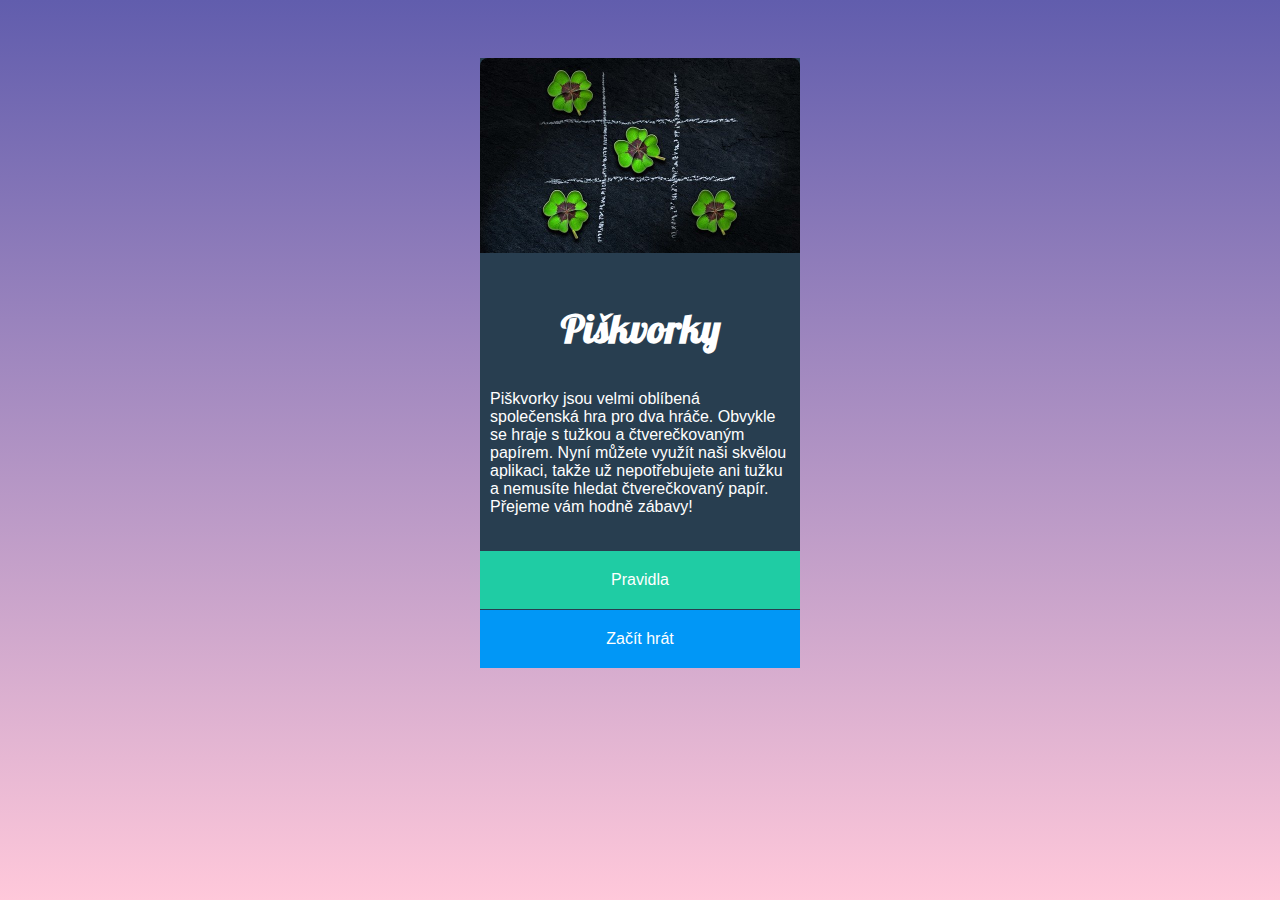
<file: index.html>
<!DOCTYPE html>
<html lang="en">
<head>
    <meta charset="UTF-8" />
    <meta http-equiv="X-UA-Compatible" content="IE=edge" />
    <meta name="viewport" content="width=device-width, initial-scale=1.0" />
    <title>Piškvorky</title>
    <link href="styly.css" rel="stylesheet" />
    <link rel="preconnect" href="https://fonts.googleapis.com" />
    <link rel="preconnect" href="https://fonts.gstatic.com" crossorigin />
    <link
      href="https://fonts.googleapis.com/css2?family=Lobster&display=swap"
      rel="stylesheet"
    />
</head>
  <body>
    <div class="section">
      <div class="uvodni obrazek">
        <img id="uvod" src="uvodni.jpeg" alt="Uvodni obrazek" />
      </div>

      <div class="section">
        <h1>Piškvorky</h1>

        <p>
          Piškvorky jsou velmi oblíbená společenská hra pro dva hráče. Obvykle
          se hraje s tužkou a čtverečkovaným papírem. Nyní můžete využít naši
          skvělou aplikaci, takže už nepotřebujete ani tužku a nemusíte hledat
          čtverečkovaný papír. Přejeme vám hodně zábavy!
        </p>
      </div>

      <div class="buttons">
        <a class="button1" href="pravidla.html">Pravidla</a>
      <a class="button2" href="hra.html">Začít hrát</a>
    </div>
  </body>
</html>
</file>
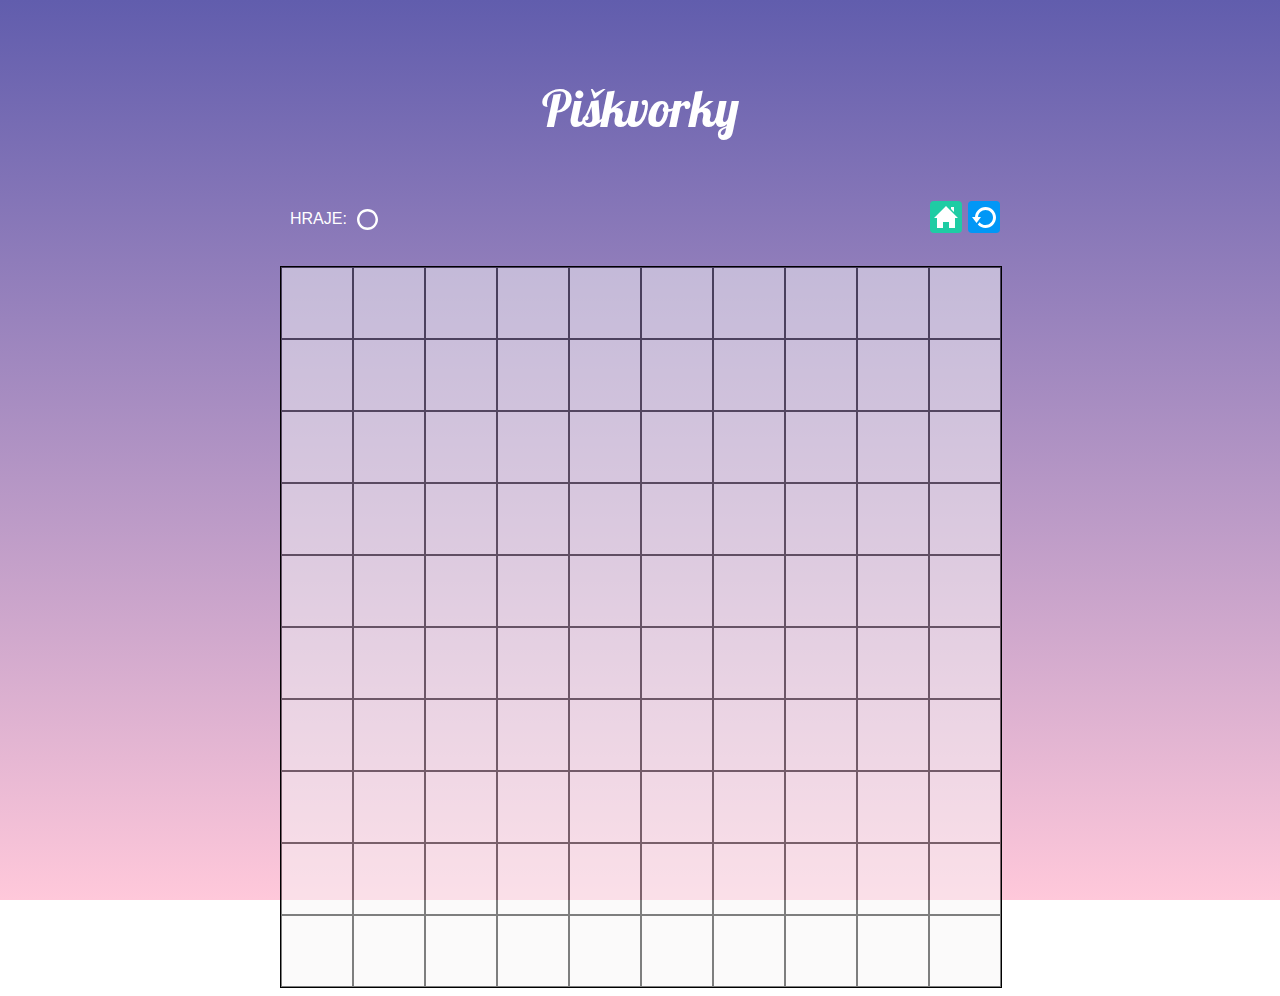
<file: hra.html>
<!DOCTYPE html>
<html lang="en">
<head>
    <meta charset="UTF-8" />
    <meta http-equiv="X-UA-Compatible" content="IE=edge" />
    <meta name="viewport" content="width=device-width, initial-scale=1.0" />
    <title>Hra</title>
    <script src="index.js" defer></script>
    <link href="styly.css" rel="stylesheet" />
    <link rel="preconnect" href="https://fonts.googleapis.com" />
    <link rel="preconnect" href="https://fonts.gstatic.com" crossorigin />
    <link
      href="https://fonts.googleapis.com/css2?family=Lobster&display=swap"
      rel="stylesheet"
    />
  <body>
   <div class="game">
      <h1>Piškvorky</h1>
      
<div class="game__info">
<div class="game__status">
  <p id="player">HRAJE:<img 
    id="turn" class="info__icons" src="circle.svg" alt="circle"/>
  </p>
</div>
<div class="game__buttons"><a href="index.html"><img 
     class="button buttons__home" id="home" src="home.svg" alt="Domů"/></a><a href="hra.html"><img 
     class="button buttons__play" id="restart" src="restart.svg" alt="Znovu"/></a>
</div>
</div>

      <div class="game__field">
        <button game__field--btn></button>
        <button game__field--btn></button>
        <button game__field--btn></button>
        <button game__field--btn></button>
        <button game__field--btn></button>
        <button game__field--btn></button>
        <button game__field--btn></button>
        <button game__field--btn></button>
        <button game__field--btn></button>
        <button game__field--btn></button>
        <button game__field--btn></button>
        <button game__field--btn></button>
        <button game__field--btn></button>
        <button game__field--btn></button>
        <button game__field--btn></button>
        <button game__field--btn></button>
        <button game__field--btn></button>
        <button game__field--btn></button>
        <button game__field--btn></button>
        <button game__field--btn></button>
        <button game__field--btn></button>
        <button game__field--btn></button>
        <button game__field--btn></button>
        <button game__field--btn></button>
        <button game__field--btn></button>
        <button game__field--btn></button>
        <button game__field--btn></button>
        <button game__field--btn></button>
        <button game__field--btn></button>
        <button game__field--btn></button>
        <button game__field--btn></button>
        <button game__field--btn></button>
        <button game__field--btn></button>
        <button game__field--btn></button>
        <button game__field--btn></button>
        <button game__field--btn></button>
        <button game__field--btn></button>
        <button game__field--btn></button>
        <button game__field--btn></button>
        <button game__field--btn></button>
        <button game__field--btn></button>
        <button game__field--btn></button>
        <button game__field--btn></button>
        <button game__field--btn></button>
        <button game__field--btn></button>
        <button game__field--btn></button>
        <button game__field--btn></button>
        <button game__field--btn></button>
        <button game__field--btn></button>
        <button game__field--btn></button>
        <button game__field--btn></button>
        <button game__field--btn></button>
        <button game__field--btn></button>
        <button game__field--btn></button>
        <button game__field--btn></button>
        <button game__field--btn></button>
        <button game__field--btn></button>
        <button game__field--btn></button>
        <button game__field--btn></button>
        <button game__field--btn></button>
        <button game__field--btn></button>
        <button game__field--btn></button>
        <button game__field--btn></button>
        <button game__field--btn></button>
        <button game__field--btn></button>
        <button game__field--btn></button>
        <button game__field--btn></button>
        <button game__field--btn></button>
        <button game__field--btn></button>
        <button game__field--btn></button>
        <button game__field--btn></button>
        <button game__field--btn></button>
        <button game__field--btn></button>
        <button game__field--btn></button>
        <button game__field--btn></button>
        <button game__field--btn></button>
        <button game__field--btn></button>
        <button game__field--btn></button>
        <button game__field--btn></button>
        <button game__field--btn></button>
        <button game__field--btn></button>
        <button game__field--btn></button>
        <button game__field--btn></button>
        <button game__field--btn></button>
        <button game__field--btn></button>
        <button game__field--btn></button>
        <button game__field--btn></button>
        <button game__field--btn></button>
        <button game__field--btn></button>
        <button game__field--btn></button>
        <button game__field--btn></button>
        <button game__field--btn></button>
        <button game__field--btn></button>
        <button game__field--btn></button>
        <button game__field--btn></button>
        <button game__field--btn></button>
        <button game__field--btn></button>
        <button game__field--btn></button>
        <button game__field--btn></button>
        <button game__field--btn></button>
      </div>
    </div>
  </body>
</html>
</file>
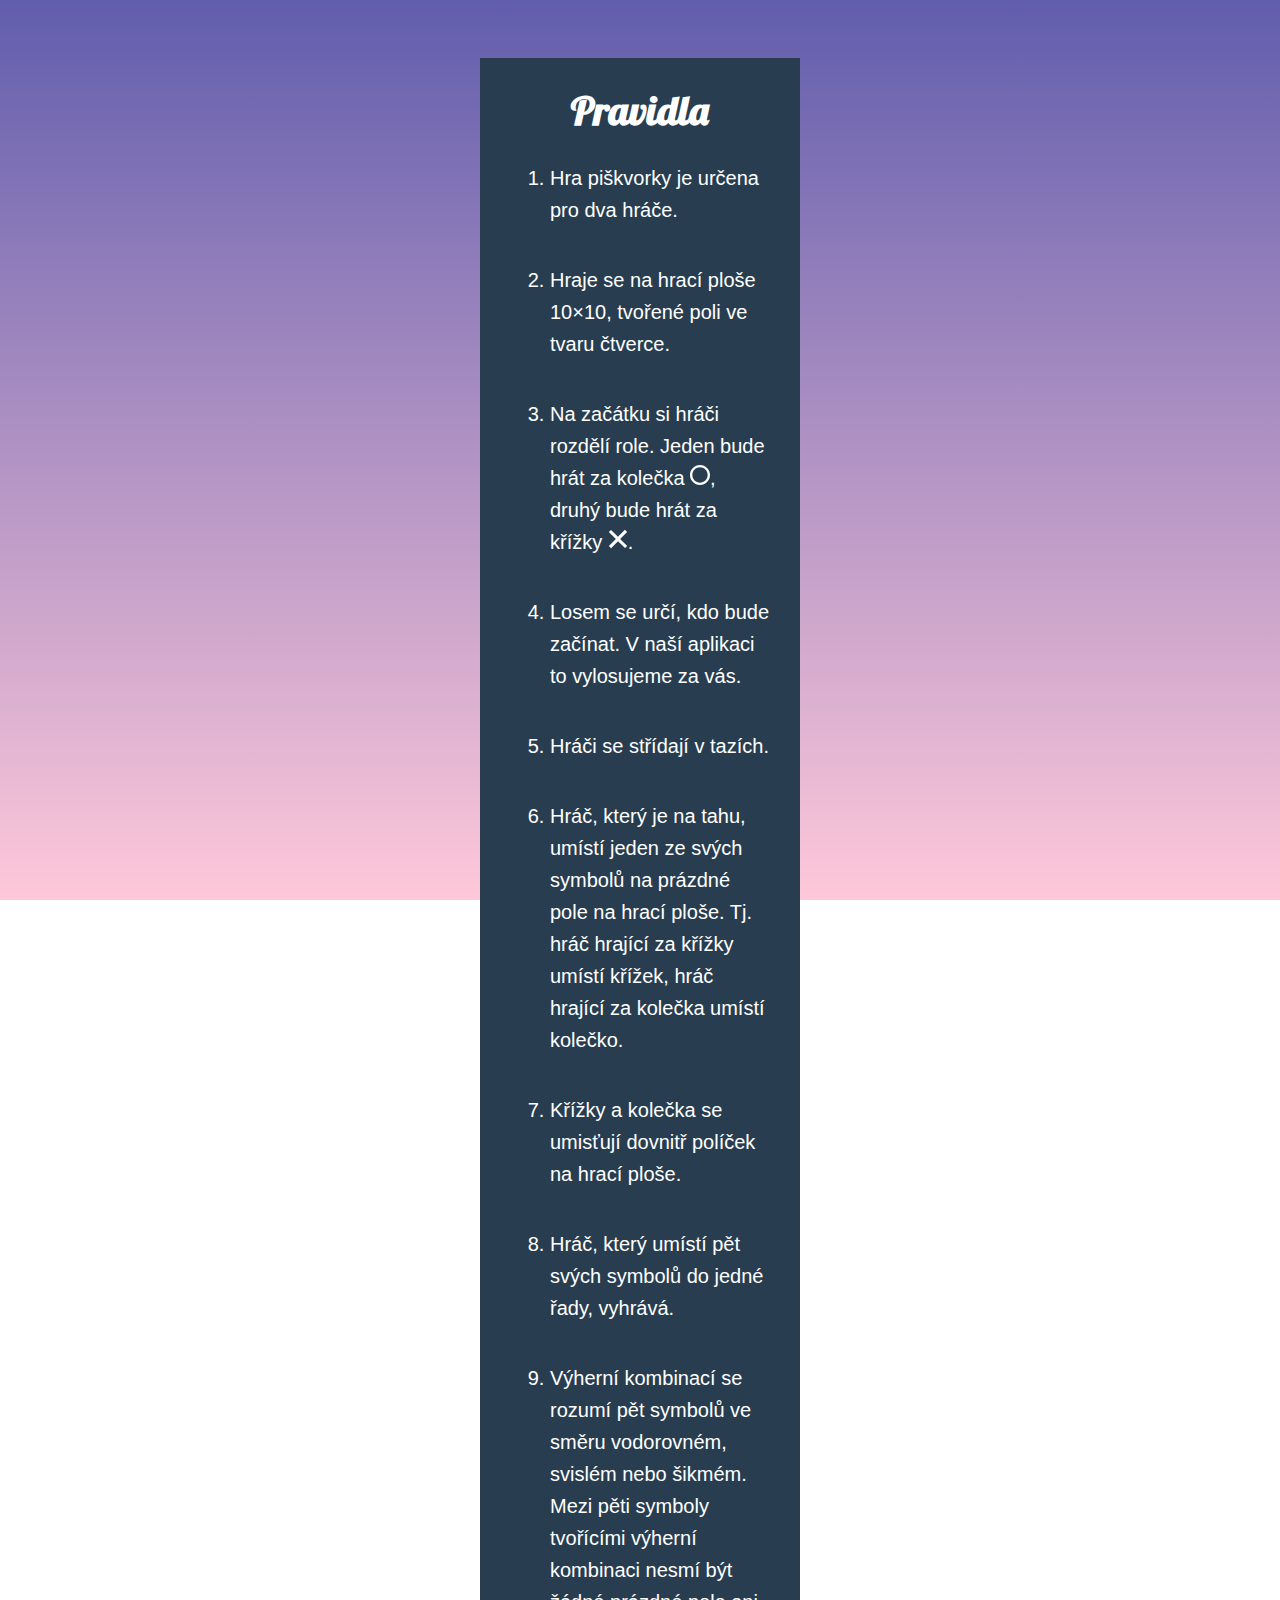
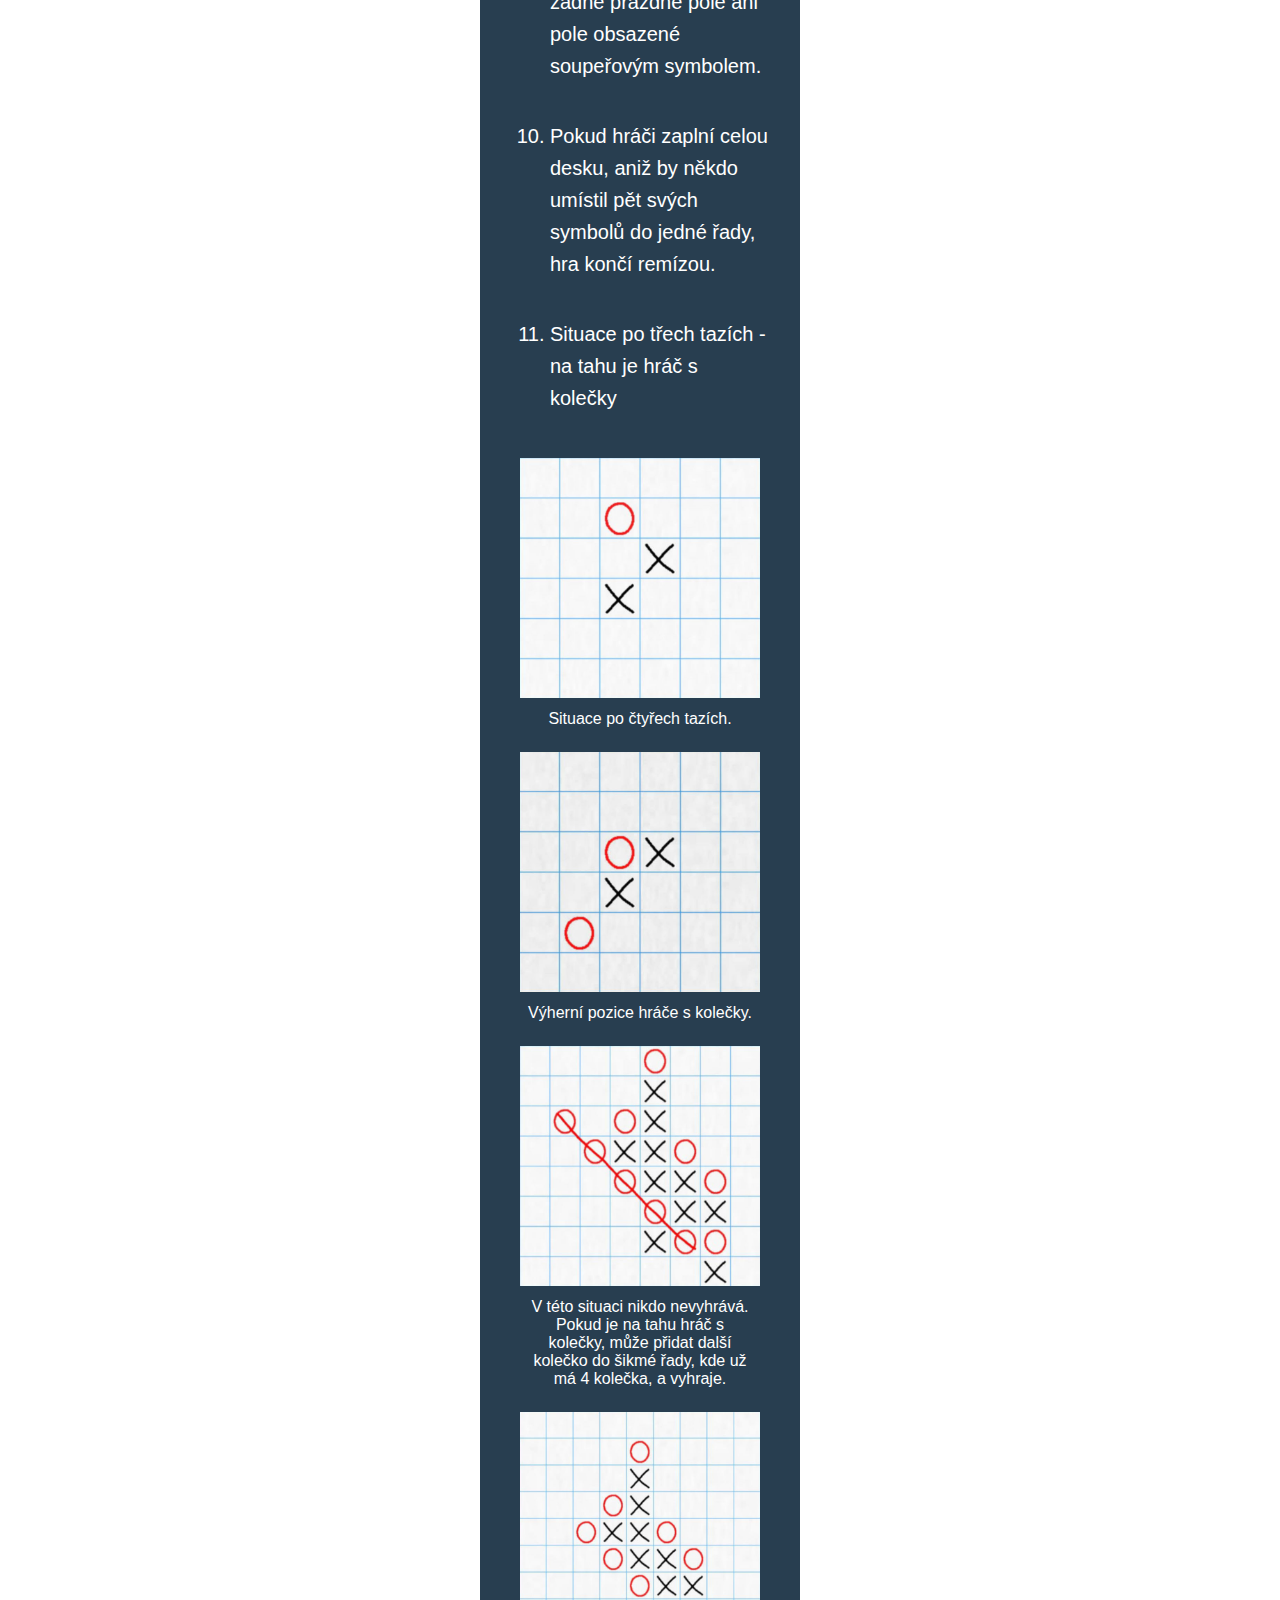
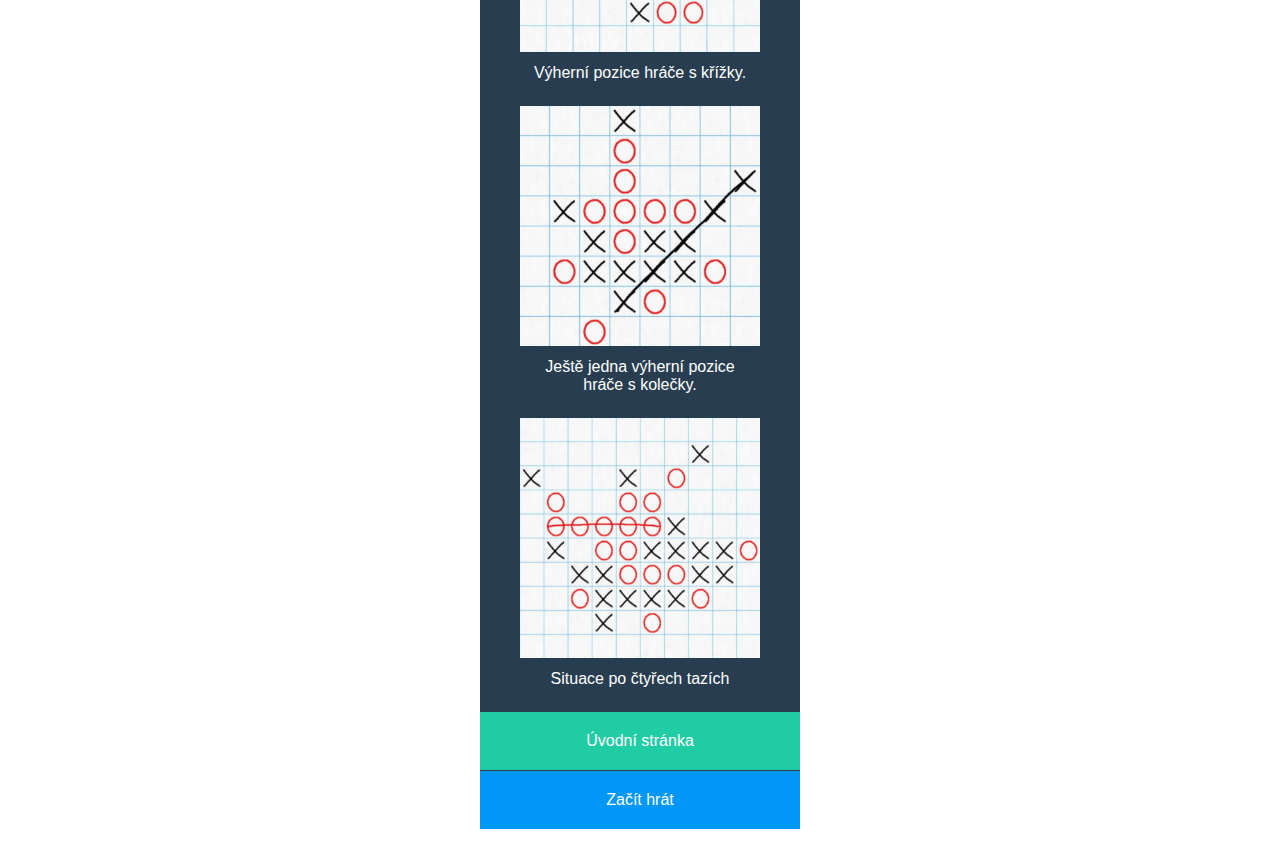
<file: pravidla.html>
<!DOCTYPE html>
<html lang="en">
  <head>
    <meta charset="UTF-8" />
    <meta http-equiv="X-UA-Compatible" content="IE=edge" />
    <meta name="viewport" content="width=device-width, initial-scale=1.0" />
    <title>Pravidla</title>
    <link href="styly.css" rel="stylesheet" />
    <link rel="preconnect" href="https://fonts.googleapis.com" />
    <link rel="preconnect" href="https://fonts.gstatic.com" crossorigin />
    <link
      href="https://fonts.googleapis.com/css2?family=Lobster&display=swap"
      rel="stylesheet"
    />
  </head>
  <body>
    <div class="section">
      <h1>Pravidla</h1>
      <ol>
        <li>Hra piškvorky je určena pro dva hráče.</li>
        <br />
        <li>Hraje se na hrací ploše 10×10, tvořené poli ve tvaru čtverce.</li>
        <br />
        <li>
          Na začátku si hráči rozdělí role. Jeden bude hrát za kolečka
          <img class="icon" src="circle.svg" alt="obrázek kolečka" />, druhý
          bude hrát za křížky
          <img class="icon1" src="cross.svg" alt="obrázek křížky" />.
        </li>
        <br />
        <li>
          Losem se určí, kdo bude začínat. V naší aplikaci to vylosujeme za vás.
        </li>
        <br />
        <li>Hráči se střídají v tazích.</li>
        <br />
        <li>
          Hráč, který je na tahu, umístí jeden ze svých symbolů na prázdné pole
          na hrací ploše. Tj. hráč hrající za křížky umístí křížek, hráč hrající
          za kolečka umístí kolečko.
        </li>
        <br />
        <li>Křížky a kolečka se umisťují dovnitř políček na hrací ploše.</li>
        <br />
        <li>Hráč, který umístí pět svých symbolů do jedné řady, vyhrává.</li>
        <br />
        <li>
          Výherní kombinací se rozumí pět symbolů ve směru vodorovném, svislém
          nebo šikmém. Mezi pěti symboly tvořícími výherní kombinaci nesmí být
          žádné prázdné pole ani pole obsazené soupeřovým symbolem.
        </li>
        <br />
        <li>
          Pokud hráči zaplní celou desku, aniž by někdo umístil pět svých
          symbolů do jedné řady, hra končí remízou.
        </li>
        <br />
        <li>Situace po třech tazích - na tahu je hráč s kolečky</li>
        <br />
      </ol>

      <div class="list">
        <figure>
          <img class="ukazky" src="instructions-01.jpeg" alt="first pic" />
          <figcaption>Situace po čtyřech tazích.</figcaption>
        </figure>

        <figure>
          <img class="ukazky" src="instructions-02.jpeg" alt="second pic" />
          <figcaption>Výherní pozice hráče s kolečky.</figcaption>
        </figure>

        <figure>
          <img class="ukazky" src="instructions-03.jpeg" alt="third pic" />
          <figcaption>
            V této situaci nikdo nevyhrává. Pokud je na tahu hráč s kolečky,
            může přidat další kolečko do šikmé řady, kde už má 4 kolečka, a
            vyhraje.
          </figcaption>
        </figure>

        <figure>
          <img class="ukazky" src="instructions-04.jpeg" alt="fourth pic" />
          <figcaption>Výherní pozice hráče s křížky.</figcaption>
        </figure>

        <figure>
          <img class="ukazky" src="instructions-05.jpeg" alt="fifth pic" />
          <figcaption>Ještě jedna výherní pozice hráče s kolečky.</figcaption>
        </figure>

        <figure>
          <img class="ukazky" src="instructions-06.jpeg" alt="sixth pic" />
          <figcaption>Situace po čtyřech tazích</figcaption>
        </figure>
      </div>

      <div class="buttons">
        <a class="button1" href="index.html">Úvodní stránka</a>
        <a class="button2" href="hra.html">Začít hrát</a>
      </div>
    </div>
  </body>
</html>
</file>
<file: styly.css>
* :after,
:before {
  box-sizing: border-box;
}

body {
  display: flex;
  justify-content: center;
  text-align: center;
  font-family: sans-serif;
  color: #fff;
  background: linear-gradient(#615dad, #ffc8da) no-repeat fixed;
  height: 100%;
}

#uvod {
  display: block;
  width: 100%;
  border-radius: 0.5rem 0.5rem 0rem 0rem;
}

.section {
  background-color: #283e50;
  width: 320px;
  margin-top: 50px;
  margin-bottom: 25px;
  text-align: left;
}

.section h1 {
  text-align: center;
  font-family: 'Lobster';
  font-size: 40px;
}

p {
  display: block;
  padding: 10px;
  text-align: left;
  color: white;
}

.buttons {
  display: flex;
  flex-direction: column;
  text-align: center;
}

.button1 {
  background-color: #1fcca4;
  border-bottom: 1px solid #283e50;
  padding: 20px 0;
}

.button2 {
  background-color: #0197f6;
  padding: 20px 0;
}

a {
  color: white;
  text-decoration: none;
}

.button1:hover {
  background-color: #1cbb96;
}
.button2:hover {
  background-color: #0090e9;
}

ol {
  display: block;
  list-style-type: decimal;
  margin-block-start: 1em;
  margin-block-end: 1em;
  margin-inline-start: 0px;
  margin-inline-end: 0px;
  padding-inline-start: 40px;
}

li {
  font-size: 20px;
  line-height: 1.6;
  text-align: left;
  margin: 10px 30px;
}

.rules {
  display: flex;
  flex-direction: column;
  text-align: center;
  justify-content: center;
  line-height: 1.6;
  padding: 2rem, 5rem, 2rem, 5rem;
  margin: auto;
  margin-top: 5rem;
}

figcaption {
  padding: 0.5rem;
  text-align: center;
}

.icon,
.icon1 {
  filter: invert(100%);
  width: 1em;
  height: 1em;
}

.ukazky {
  width: 100%;
}

/*--------3.část------*/
.game {
  max-width: 80vmin;
  margin: 0 auto;
}

.game h1 {
  font-family: Lobster;
  padding-top: 35px;
  font-size: 50px;
  font-weight: 300;
  justify-content: center;
}

.game__info {
  width: 100%;
  display: flex;
  flex-wrap: wrap;
  justify-content: space-between;
  align-items: center;
}

.game__status {
  display: block;
}
.game__menu--player img {
  filter: invert(100%);
  display: inline-block;
  position: relative;
  top: 3px;
}

#restart {
  top: 180px;
  position: inherit;
  padding: 4px;
  right: 250px;
}

#home {
  top: 180px;
  position: inherit;
  padding: 4px;
  right: 300px;
}

#player {
  display: flex;
  padding: 10px;
  text-align: left;
  color: white;
  flex-direction: row;
  align-items: center;
}

#turn {
  width: 1.3rem;
  height: 1.3rem;
}

.info__icons {
  filter: invert();
  width: 1em;
  height: 1em;
  padding: inherit;
}

.game__field {
  display: flex;
  align-items: center;
  flex-wrap: wrap;
  width: 100%;
  border: 1px solid black;
}

.game__field--circle {
  background-image: url(circle.svg);
  background-repeat: no-repeat;
  background-position: center;
}
.game__field--cross {
  background-image: url(cross.svg);
  background-repeat: no-repeat;
  background-position: center;
}

.game__field button {
  background-color: rgb(248, 247, 247);
  width: 10%;
  height: 8vmin;
  opacity: 0.5;
  border: 1px solid black;
}

.game__buttons {
  display: flex;
  gap: 6px;
}

.buttons__home,
.buttons__play {
  border-radius: 4px;
}

.game__field button:hover,
.game__fiels button:focus {
  background-color: rgb(248, 245, 245);
  opacity: 0.4;
}

@media (min-width: 360px) {
  #wrapper-index {
    max-width: 800px;
  }

  .obsah {
    max-width: 650px;
  }

  .preview {
    display: flex;
    flex-wrap: wrap;
  }

  section {
    margin: 20px;
    flex: 0 0 calc(50% - 40px);
  }
}

.buttons__play {
  background-color: #0197f6;
  padding: 10px;
  text-align: right;
}

.buttons__rules,
.buttons__home {
  background-color: #1fcca4;
  padding: 10px;
  text-align: right;
}
</file>
